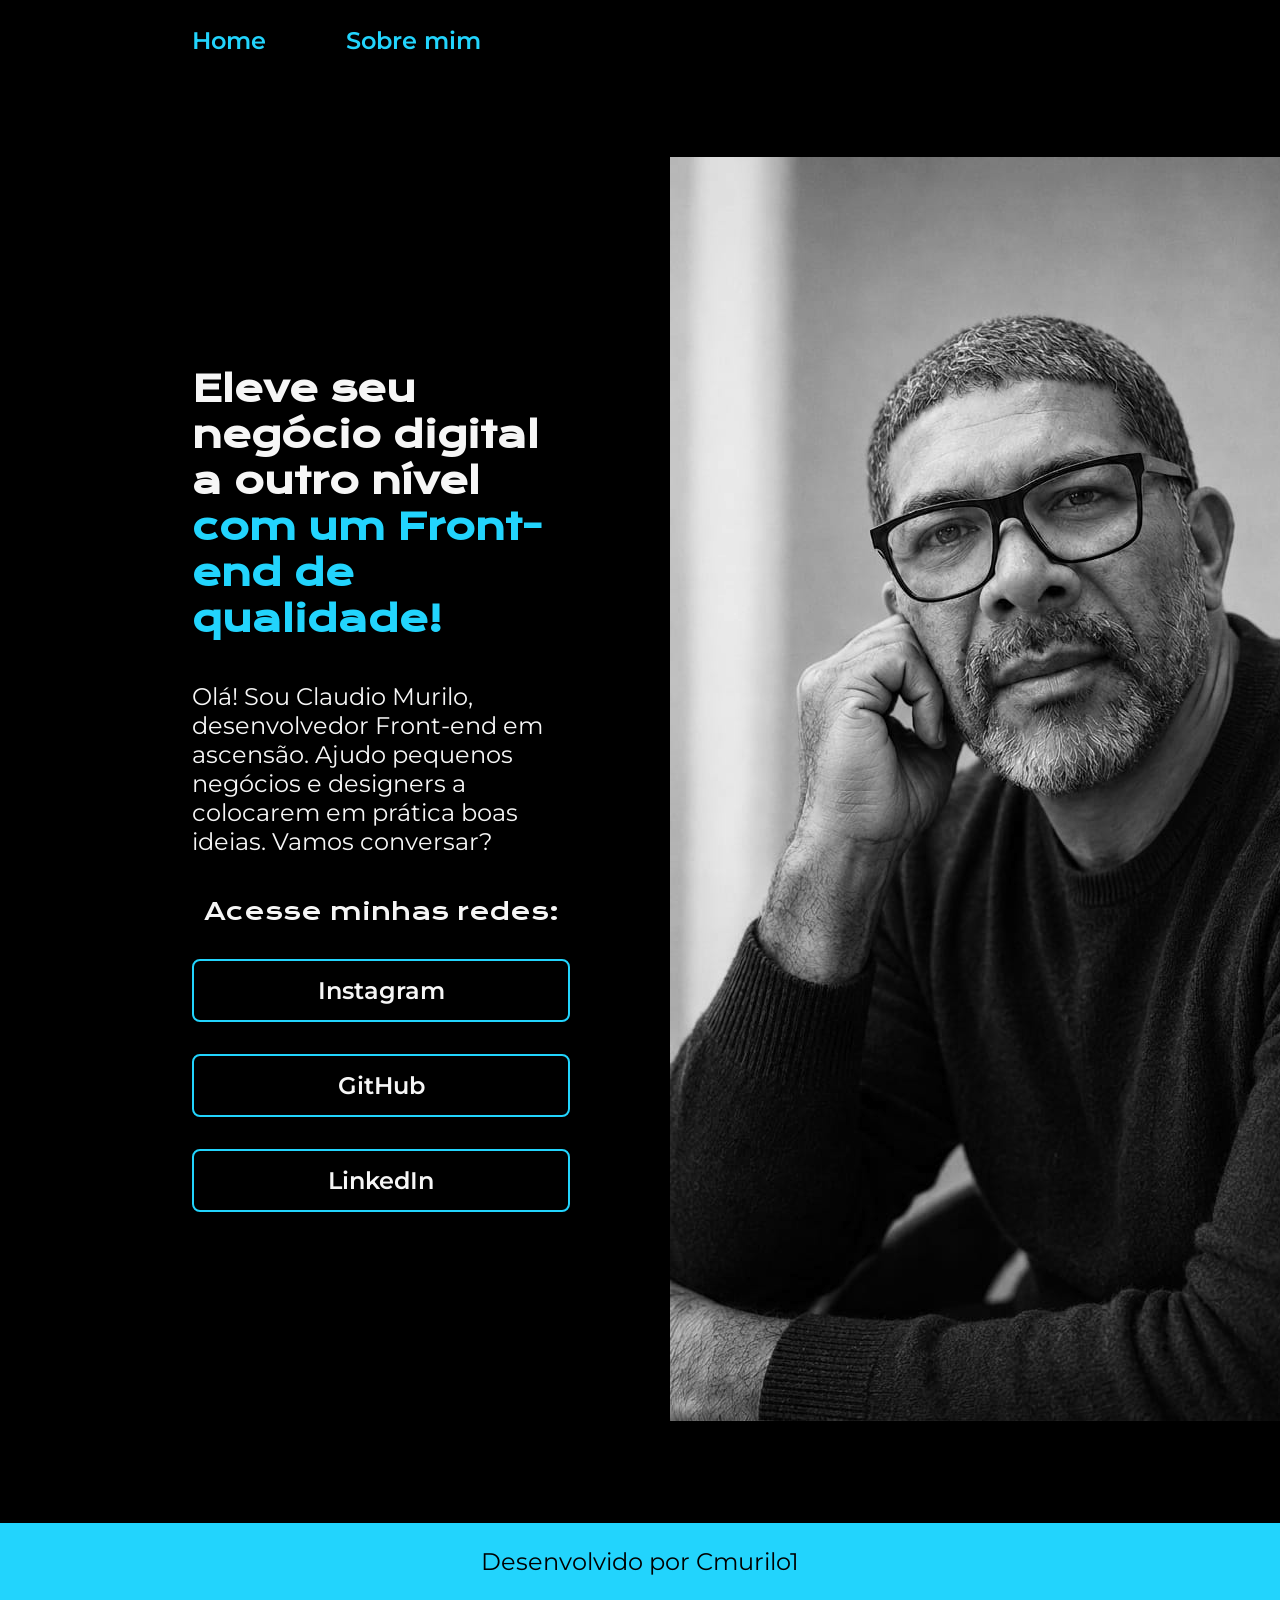
<file: index.html>
<!DOCTYPE html>
<html lang="pt-br">
<head>
    <meta charset="UTF-8">
    <meta name="viewport" content="width=device-width, initial-scale=1.0">
    <title>Portfolio - Claudio Murilo</title>
    <link rel="stylesheet" href="./css/style.css">
</head>
<body>
    <header class="cabecalho">
        <nav class="cabecalho__menu">
            <a class="cabecalhomenulink" href="index.html">Home</a>
            <a class="cabecalhomenulink" href="about.html">Sobre mim</a>
        </nav>
    </header>
    <main class="apresentacao">
        <section class="apresentacao__conteudo">
            <h1 class="apresentacaoconteudotitulo">Eleve seu negócio digital a outro nível <strong class="titulo-destaque">com um Front-end de qualidade!</strong></h1>
            <p class="apresentacaoconteudotexto">Olá! Sou Claudio Murilo, desenvolvedor Front-end em ascensão. Ajudo pequenos negócios e designers a colocarem em prática boas ideias. Vamos conversar?</p>
            
            <div class="apresentacao__links">
                <h2 class="apresentacaolinkssubtitulo">Acesse minhas redes:</h2>
                <a class="apresentacaolinkslink" href="https://www.instagram.com/cmdevofc/" target="_blank" rel="noopener noreferrer">Instagram</a>
                <a class="apresentacaolinkslink" href="https://github.com/Cmurilo1" target="_blank" rel="noopener noreferrer">GitHub</a>
                <a class="apresentacaolinkslink" href="https://linkedin.com/in/Claudiomurilo" target="_blank" rel="noopener noreferrer">LinkedIn</a>
            </div>
        </section>
        <img class="apresentacao__image" src="./assets/img-jpg-dev.png" alt="Foto do Claudio Murilo">
    </main>
    <footer class="rodape">
        <p>Desenvolvido por Cmurilo1</p>
    </footer>
</body>
</html>
</file>
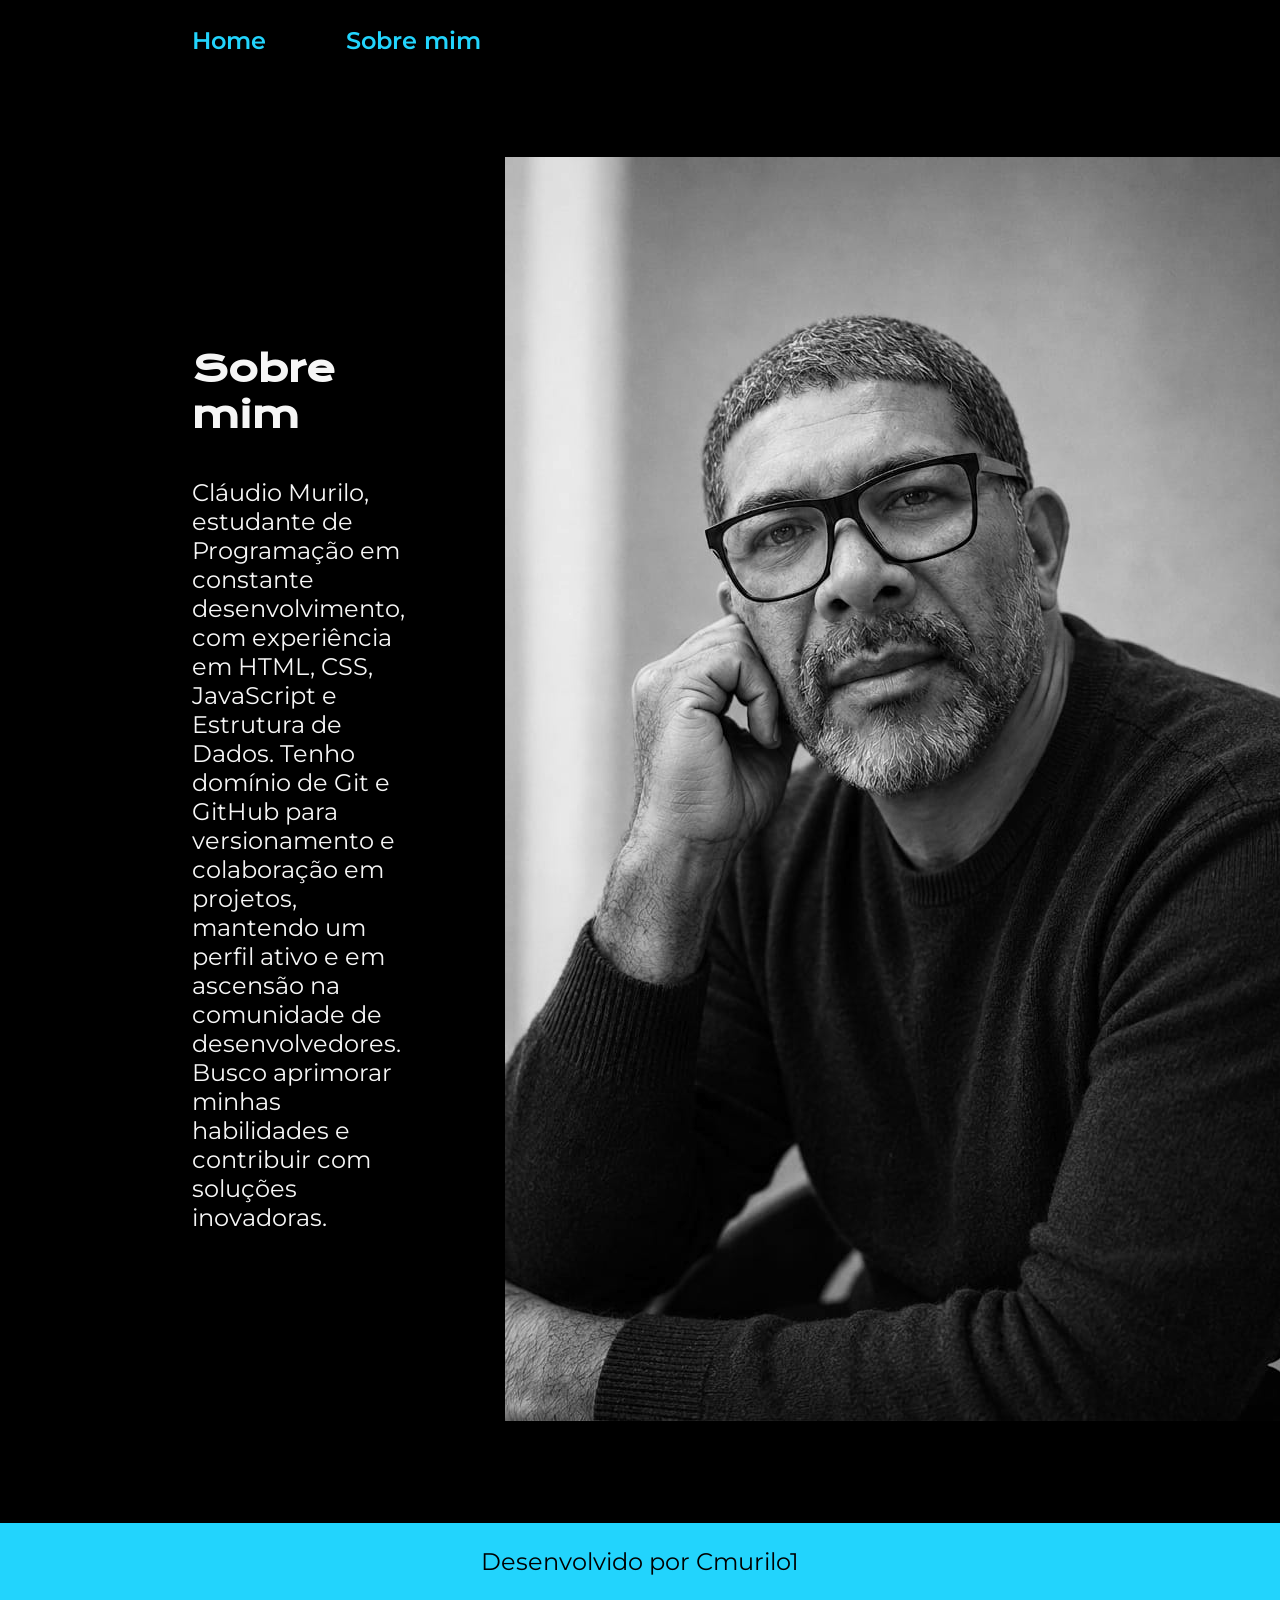
<file: about.html>
<!DOCTYPE html>
<html lang="pt-br">
<head>
    <meta charset="UTF-8">
    <meta name="viewport" content="width=device-width, initial-scale=1.0">
    <title>Sobre mim</title>
  <link rel="stylesheet" href="./css/style.css">
</head>
<body>
    <header class="cabecalho">
        <nav class="cabecalho__menu">
            <a class="cabecalhomenulink" href="index.html">Home</a>
            <a class="cabecalhomenulink" href="about.html">Sobre mim</a>
        </nav>
    </header>
    <main class="apresentacao">
        <section class="apresentacao__conteudo">
            <h1 class="apresentacaoconteudotitulo">Sobre mim</h1>
            <p class="apresentacaoconteudotexto">
                Cláudio Murilo, estudante de Programação em constante desenvolvimento, com experiência em HTML, CSS, JavaScript e Estrutura de Dados. Tenho domínio de Git e GitHub para versionamento e colaboração em projetos, mantendo um perfil ativo e em ascensão na comunidade de desenvolvedores. Busco aprimorar minhas habilidades e contribuir com soluções inovadoras.
            </p>
        </section>
        <img class="apresentacao__image" src="./assets/img-jpg-dev.png" alt="Foto do Claudio Murilo">
    </main>
    <footer class="rodape">
        <p>Desenvolvido por Cmurilo1</p>
    </footer>
</body>
</html>
</file>
<file: css/style.css>
@import url('https://fonts.googleapis.com/css2?family=Krona+One&family=Montserrat:wght@400;600&display=swap');

:root {
    --cor-primaria: #000000;
    --cor-secundaria: #F6F6F6;
    --cor-terciaria: #22D4FD;
}

* {
    margin: 0;
    padding: 0;
    box-sizing: border-box;
}

body {
    background-color: var(--cor-primaria);
    color: var(--cor-secundaria);
    font-family: 'Montserrat', sans-serif;
}

/* Cabeçalho e Menu */
.cabecalho {
    padding: 2% 0 0 15%;
}

.cabecalho__menu {
    display: flex;
    gap: 80px;
}

.cabecalhomenulink {
    font-family: 'Montserrat', sans-serif;
    font-size: 1.5rem;
    font-weight: 600;
    color: var(--cor-terciaria);
    text-decoration: none;
}

/* Conteúdo Principal - Ajuste de Enquadramento */
.apresentacao {
    padding: 8% 15%; /* Cria a margem lateral e superior para enquadrar o conteúdo */
    display: flex;
    align-items: center;
    justify-content: space-between;
    gap: 100px; /* Espaço entre o bloco de texto e a imagem */
}

.apresentacao__conteudo {
    width: 50%; /* Define que o texto ocupa metade da área útil */
    display: flex;
    flex-direction: column;
    gap: 40px;
}

.apresentacaoconteudotitulo {
    font-size: 2.25rem;
    font-family: 'Krona One', sans-serif;
}

.titulo-destaque {
    color: var(--cor-terciaria);
}

.apresentacaoconteudotexto {
    font-size: 1.5rem;
    font-family: 'Montserrat', sans-serif;
}

/* Botões de Redes Sociais */
.apresentacao__links {
    display: flex;
    flex-direction: column;
    align-items: center;
    gap: 32px;
}

.apresentacaolinkssubtitulo {
    font-family: 'Krona One', sans-serif;
    font-size: 1.5rem;
    font-weight: 400;
}

.apresentacaolinkslink {
    display: flex;
    justify-content: center;
    align-items: center;
    gap: 16px;
    border: 2px solid var(--cor-terciaria);
    width: 378px;
    text-align: center;
    border-radius: 8px;
    font-size: 1.5rem;
    font-weight: 600;
    padding: 15px 0;
    text-decoration: none;
    color: var(--cor-secundaria);
    font-family: 'Montserrat', sans-serif;
}

.apresentacaolinkslink:hover {
    background-color: #272727;
}

/* Imagem Enquadrada */
.apresentacao__imagem {
    width: 40%; /* Reduz o tamanho da imagem para não sufocar o texto */
    max-width: 450px; /* Garante que a foto não fique gigante em telas grandes */
    border-radius: 10px;
}

/* Rodapé */
.rodape {
    padding: 24px;
    color: var(--cor-primaria);
    background-color: var(--cor-terciaria);
    text-align: center;
    font-family: 'Montserrat', sans-serif;
    font-size: 1.5rem;
    font-weight: 400;
}
</file>
